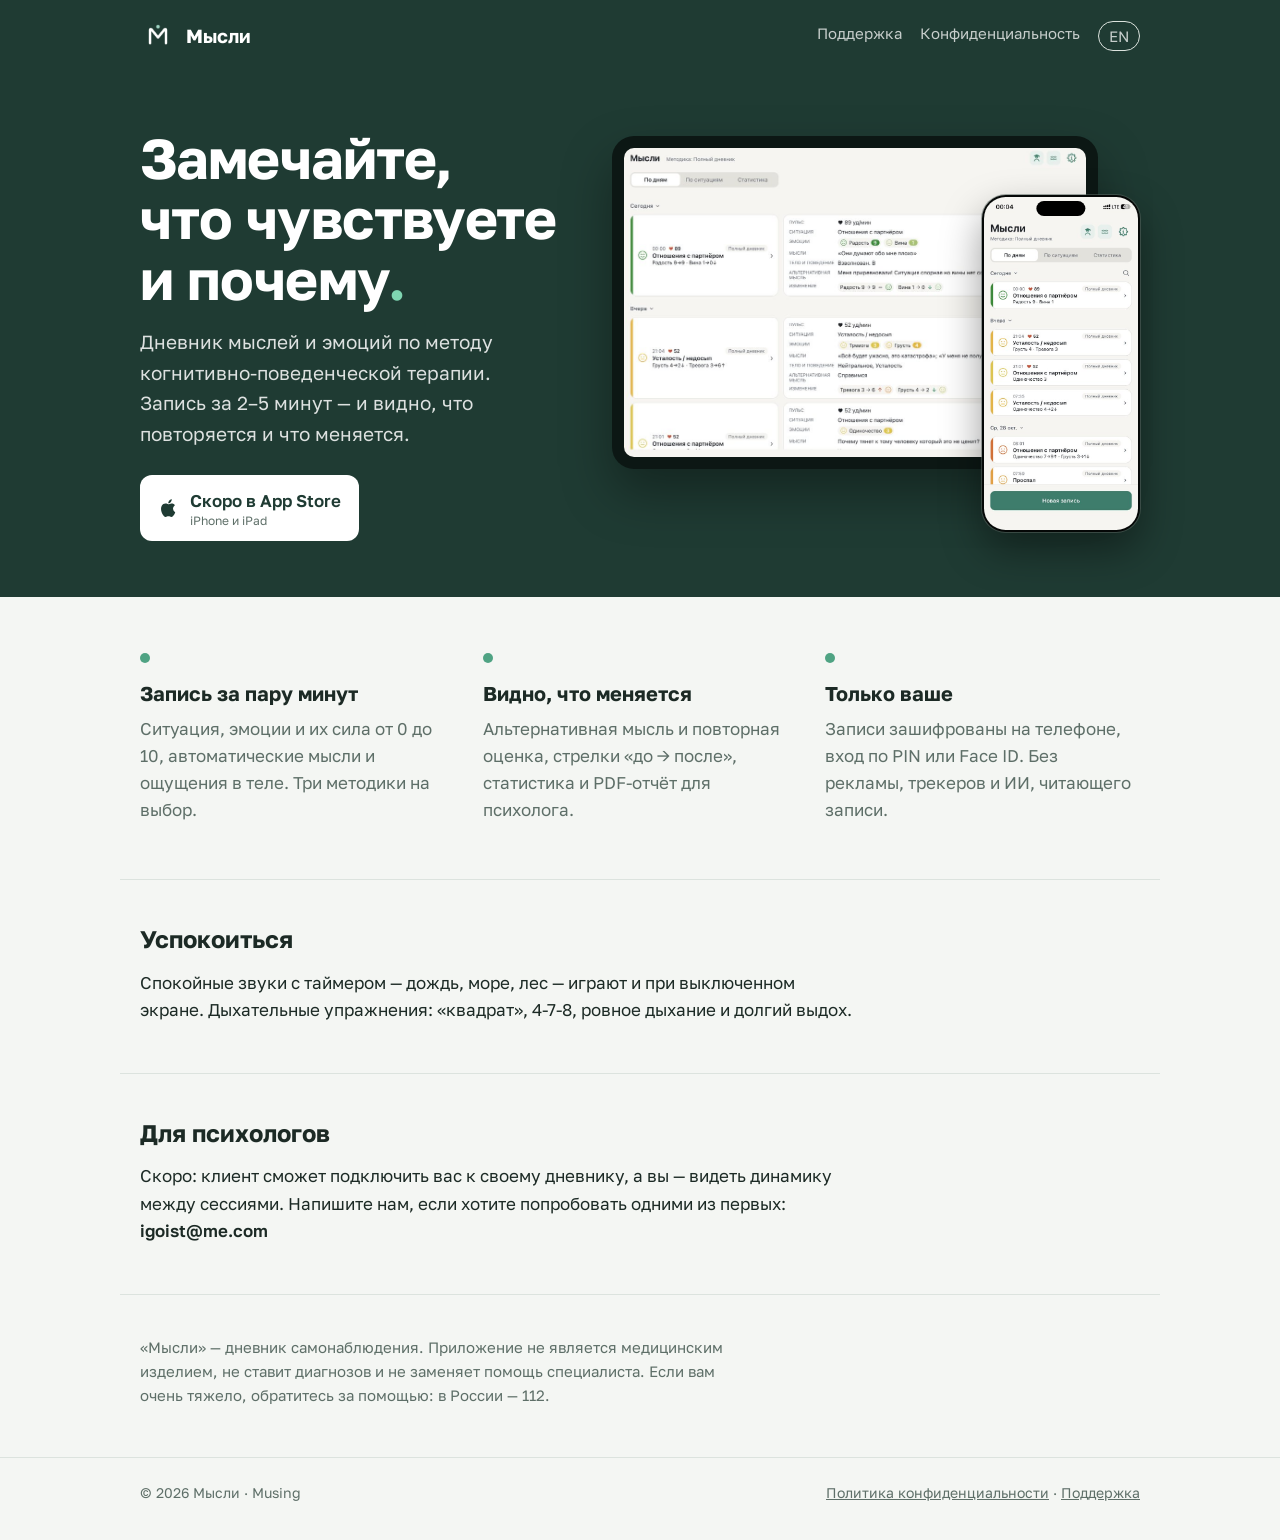
<file: index.html>
<!doctype html>
<html lang="ru">
<head>
<meta charset="utf-8">
<meta name="viewport" content="width=device-width, initial-scale=1, viewport-fit=cover">
<title>Мысли — дневник эмоций по методу КПТ</title>
<meta name="description" content="Записывайте ситуации, мысли и эмоции за 2–5 минут. Видно, что повторяется и что меняется. Записи зашифрованы, без рекламы.">
<meta property="og:title" content="Мысли — дневник эмоций">
<meta property="og:description" content="Дневник самонаблюдения по методу когнитивно-поведенческой терапии. Зашифровано, без рекламы.">
<meta property="og:image" content="https://musingapp.com/img/icon.png">
<link rel="icon" href="/favicon.png">
<link rel="apple-touch-icon" href="/apple-touch-icon.png">
<link rel="alternate" hreflang="en" href="https://musingapp.com/en/">
<link rel="stylesheet" href="https://fonts.googleapis.com/css2?family=Golos+Text:wght@400;500;600;700&display=swap">
<link rel="stylesheet" href="/style.css">
</head>
<body>
<header class="hero">
  <div class="wrap top">
    <a class="logo" href="/"><img src="/img/icon.png" alt=""> Мысли</a>
    <nav><a href="/support/">Поддержка</a><a class="hide-s" href="/privacy/">Конфиденциальность</a><a class="lang" href="/en/" hreflang="en">EN</a></nav>
  </div>
  <div class="wrap hero-main">
    <div>
      <h1>Замечайте, что чувствуете и почему<span class="dot">.</span></h1>
      <p>Дневник мыслей и эмоций по методу когнитивно-поведенческой терапии. Запись за 2–5 минут — и видно, что повторяется и что меняется.</p>
      <span class="badge" aria-label="Скоро в App Store">
        <svg width="22" height="22" viewBox="0 0 24 24" fill="currentColor" aria-hidden="true"><path d="M16.4 12.6c0-2.4 2-3.6 2.1-3.7-1.1-1.7-2.9-1.9-3.5-1.9-1.5-.2-2.9.9-3.7.9-.8 0-1.9-.9-3.2-.8-1.6 0-3.1 1-4 2.4-1.7 3-.4 7.4 1.2 9.8.8 1.2 1.8 2.5 3 2.4 1.2 0 1.7-.8 3.1-.8 1.5 0 1.9.8 3.2.8 1.3 0 2.1-1.2 2.9-2.4.9-1.4 1.3-2.7 1.3-2.8 0 0-2.4-1-2.4-3.9zM14 5.5c.7-.8 1.1-1.9 1-3-1 0-2.1.7-2.8 1.5-.6.7-1.2 1.8-1 2.9 1.1.1 2.1-.6 2.8-1.4z"/></svg>
        <span>Скоро в App Store<small>iPhone и iPad</small></span>
      </span>
    </div>
    <div class="devices">
      <div class="ipad"><img src="/img/ipad.jpg" alt="Мысли на iPad: записи по дням с подробностями" width="1000" height="669"></div>
      <div class="iphone"><div class="screen"><img src="/img/iphone-home.jpg" alt="Мысли на iPhone: главный экран" width="480" height="1039"><span class="island"></span></div></div>
    </div>
  </div>
</header>

<main>
  <div class="wrap features">
    <div><div class="mark"></div><h2>Запись за пару минут</h2><p>Ситуация, эмоции и их сила от 0 до 10, автоматические мысли и ощущения в теле. Три методики на выбор.</p></div>
    <div><div class="mark"></div><h2>Видно, что меняется</h2><p>Альтернативная мысль и повторная оценка, стрелки «до → после», статистика и PDF-отчёт для психолога.</p></div>
    <div><div class="mark"></div><h2>Только ваше</h2><p>Записи зашифрованы на телефоне, вход по PIN или Face ID. Без рекламы, трекеров и ИИ, читающего записи.</p></div>
  </div>

  <div class="wrap band">
    <h2>Успокоиться</h2>
    <p>Спокойные звуки с таймером — дождь, море, лес — играют и при выключенном экране. Дыхательные упражнения: «квадрат», 4-7-8, ровное дыхание и долгий выдох.</p>
  </div>

  <div class="wrap band">
    <h2>Для психологов</h2>
    <p>Скоро: клиент сможет подключить вас к своему дневнику, а вы — видеть динамику между сессиями. Напишите нам, если хотите попробовать одними из первых: <span class="mail">igoist@me.com</span></p>
  </div>

  <div class="wrap band">
    <p class="note">«Мысли» — дневник самонаблюдения. Приложение не является медицинским изделием, не ставит диагнозов и не заменяет помощь специалиста. Если вам очень тяжело, обратитесь за помощью: в России — 112.</p>
  </div>
</main>

<footer>
  <div class="wrap">
    <span>© 2026 Мысли · Musing</span>
    <span><a href="/privacy/">Политика конфиденциальности</a> · <a href="/support/">Поддержка</a></span>
  </div>
</footer>
</body>
</html>
</file>
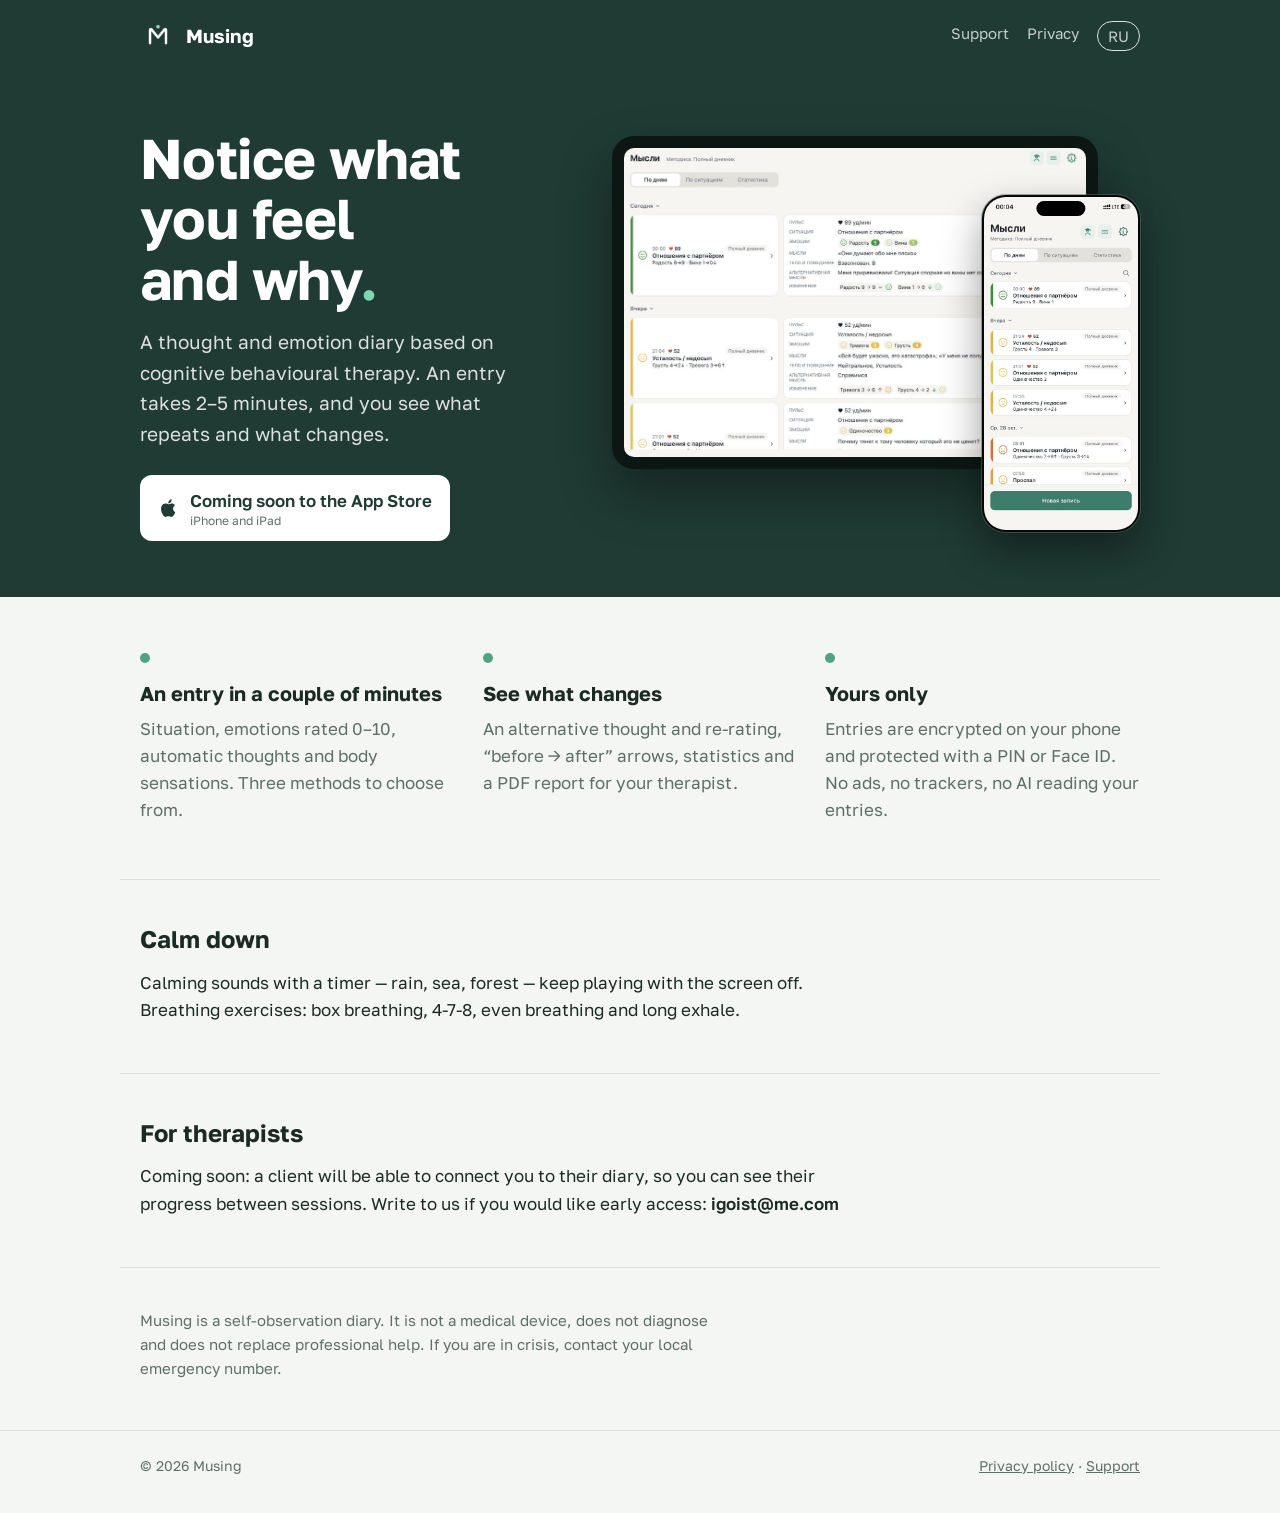
<file: en/index.html>
<!doctype html>
<html lang="en">
<head>
<meta charset="utf-8">
<meta name="viewport" content="width=device-width, initial-scale=1, viewport-fit=cover">
<title>Musing — CBT Thought Diary</title>
<meta name="description" content="Log situations, thoughts and feelings in 2–5 minutes. See what repeats and what changes. Encrypted, no ads.">
<meta property="og:title" content="Musing — CBT Thought Diary">
<meta property="og:description" content="A self-observation diary based on cognitive behavioural therapy. Encrypted, no ads.">
<meta property="og:image" content="https://musingapp.com/img/icon.png">
<link rel="icon" href="/favicon.png">
<link rel="apple-touch-icon" href="/apple-touch-icon.png">
<link rel="alternate" hreflang="ru" href="https://musingapp.com/">
<link rel="stylesheet" href="https://fonts.googleapis.com/css2?family=Golos+Text:wght@400;500;600;700&display=swap">
<link rel="stylesheet" href="/style.css">
</head>
<body>
<header class="hero">
  <div class="wrap top">
    <a class="logo" href="/"><img src="/img/icon.png" alt=""> Musing</a>
    <nav><a href="/support/#en">Support</a><a class="hide-s" href="/privacy/#en">Privacy</a><a class="lang" href="/" hreflang="ru">RU</a></nav>
  </div>
  <div class="wrap hero-main">
    <div>
      <h1>Notice what you feel and why<span class="dot">.</span></h1>
      <p>A thought and emotion diary based on cognitive behavioural therapy. An entry takes 2–5 minutes, and you see what repeats and what changes.</p>
      <span class="badge" aria-label="Coming soon to the App Store">
        <svg width="22" height="22" viewBox="0 0 24 24" fill="currentColor" aria-hidden="true"><path d="M16.4 12.6c0-2.4 2-3.6 2.1-3.7-1.1-1.7-2.9-1.9-3.5-1.9-1.5-.2-2.9.9-3.7.9-.8 0-1.9-.9-3.2-.8-1.6 0-3.1 1-4 2.4-1.7 3-.4 7.4 1.2 9.8.8 1.2 1.8 2.5 3 2.4 1.2 0 1.7-.8 3.1-.8 1.5 0 1.9.8 3.2.8 1.3 0 2.1-1.2 2.9-2.4.9-1.4 1.3-2.7 1.3-2.8 0 0-2.4-1-2.4-3.9zM14 5.5c.7-.8 1.1-1.9 1-3-1 0-2.1.7-2.8 1.5-.6.7-1.2 1.8-1 2.9 1.1.1 2.1-.6 2.8-1.4z"/></svg>
        <span>Coming soon to the App Store<small>iPhone and iPad</small></span>
      </span>
    </div>
    <div class="devices">
      <div class="ipad"><img src="/img/ipad.jpg" alt="Musing on iPad: entries by day with details" width="1000" height="669"></div>
      <div class="iphone"><div class="screen"><img src="/img/iphone-home.jpg" alt="Musing on iPhone: home screen" width="480" height="1039"><span class="island"></span></div></div>
    </div>
  </div>
</header>

<main>
  <div class="wrap features">
    <div><div class="mark"></div><h2>An entry in a couple of minutes</h2><p>Situation, emotions rated 0–10, automatic thoughts and body sensations. Three methods to choose from.</p></div>
    <div><div class="mark"></div><h2>See what changes</h2><p>An alternative thought and re-rating, “before → after” arrows, statistics and a PDF report for your therapist.</p></div>
    <div><div class="mark"></div><h2>Yours only</h2><p>Entries are encrypted on your phone and protected with a PIN or Face ID. No ads, no trackers, no AI reading your entries.</p></div>
  </div>

  <div class="wrap band">
    <h2>Calm down</h2>
    <p>Calming sounds with a timer — rain, sea, forest — keep playing with the screen off. Breathing exercises: box breathing, 4-7-8, even breathing and long exhale.</p>
  </div>

  <div class="wrap band">
    <h2>For therapists</h2>
    <p>Coming soon: a client will be able to connect you to their diary, so you can see their progress between sessions. Write to us if you would like early access: <span class="mail">igoist@me.com</span></p>
  </div>

  <div class="wrap band">
    <p class="note">Musing is a self-observation diary. It is not a medical device, does not diagnose and does not replace professional help. If you are in crisis, contact your local emergency number.</p>
  </div>
</main>

<footer>
  <div class="wrap">
    <span>© 2026 Musing</span>
    <span><a href="/privacy/#en">Privacy policy</a> · <a href="/support/#en">Support</a></span>
  </div>
</footer>
</body>
</html>
</file>
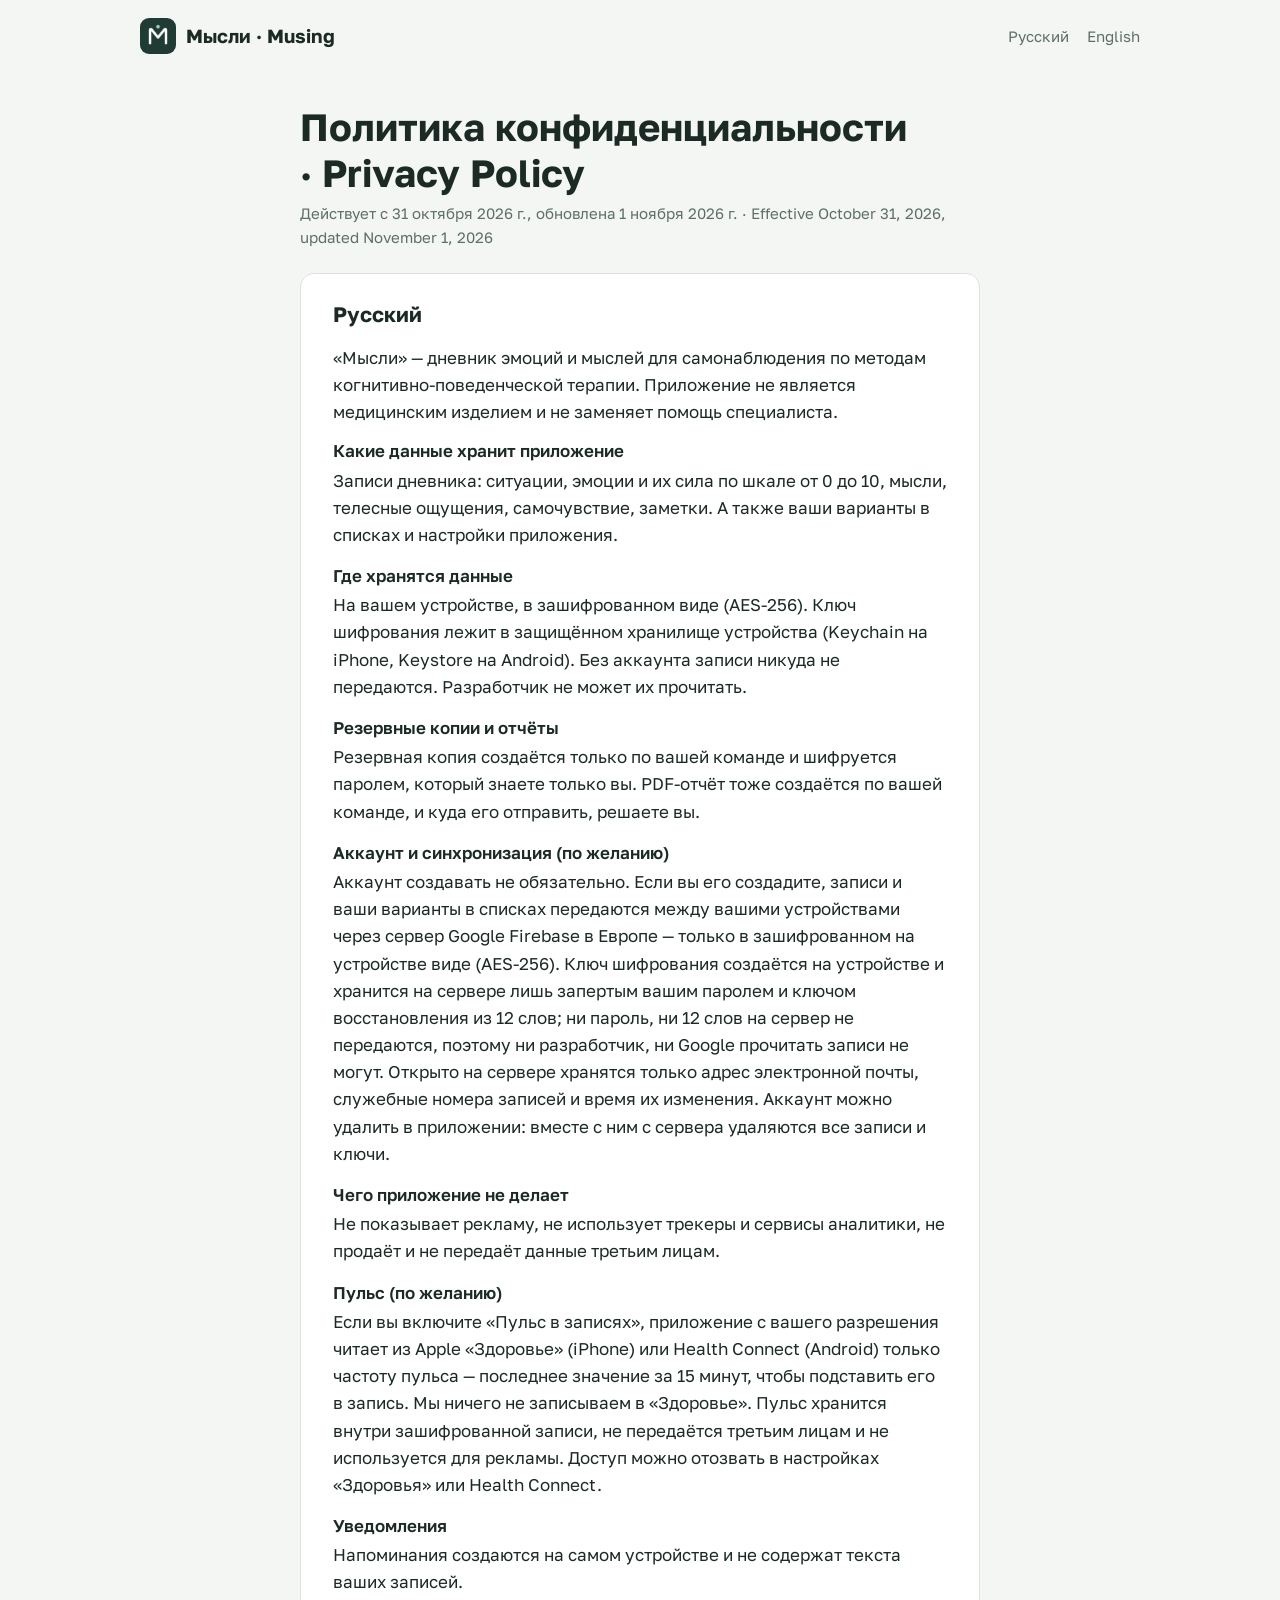
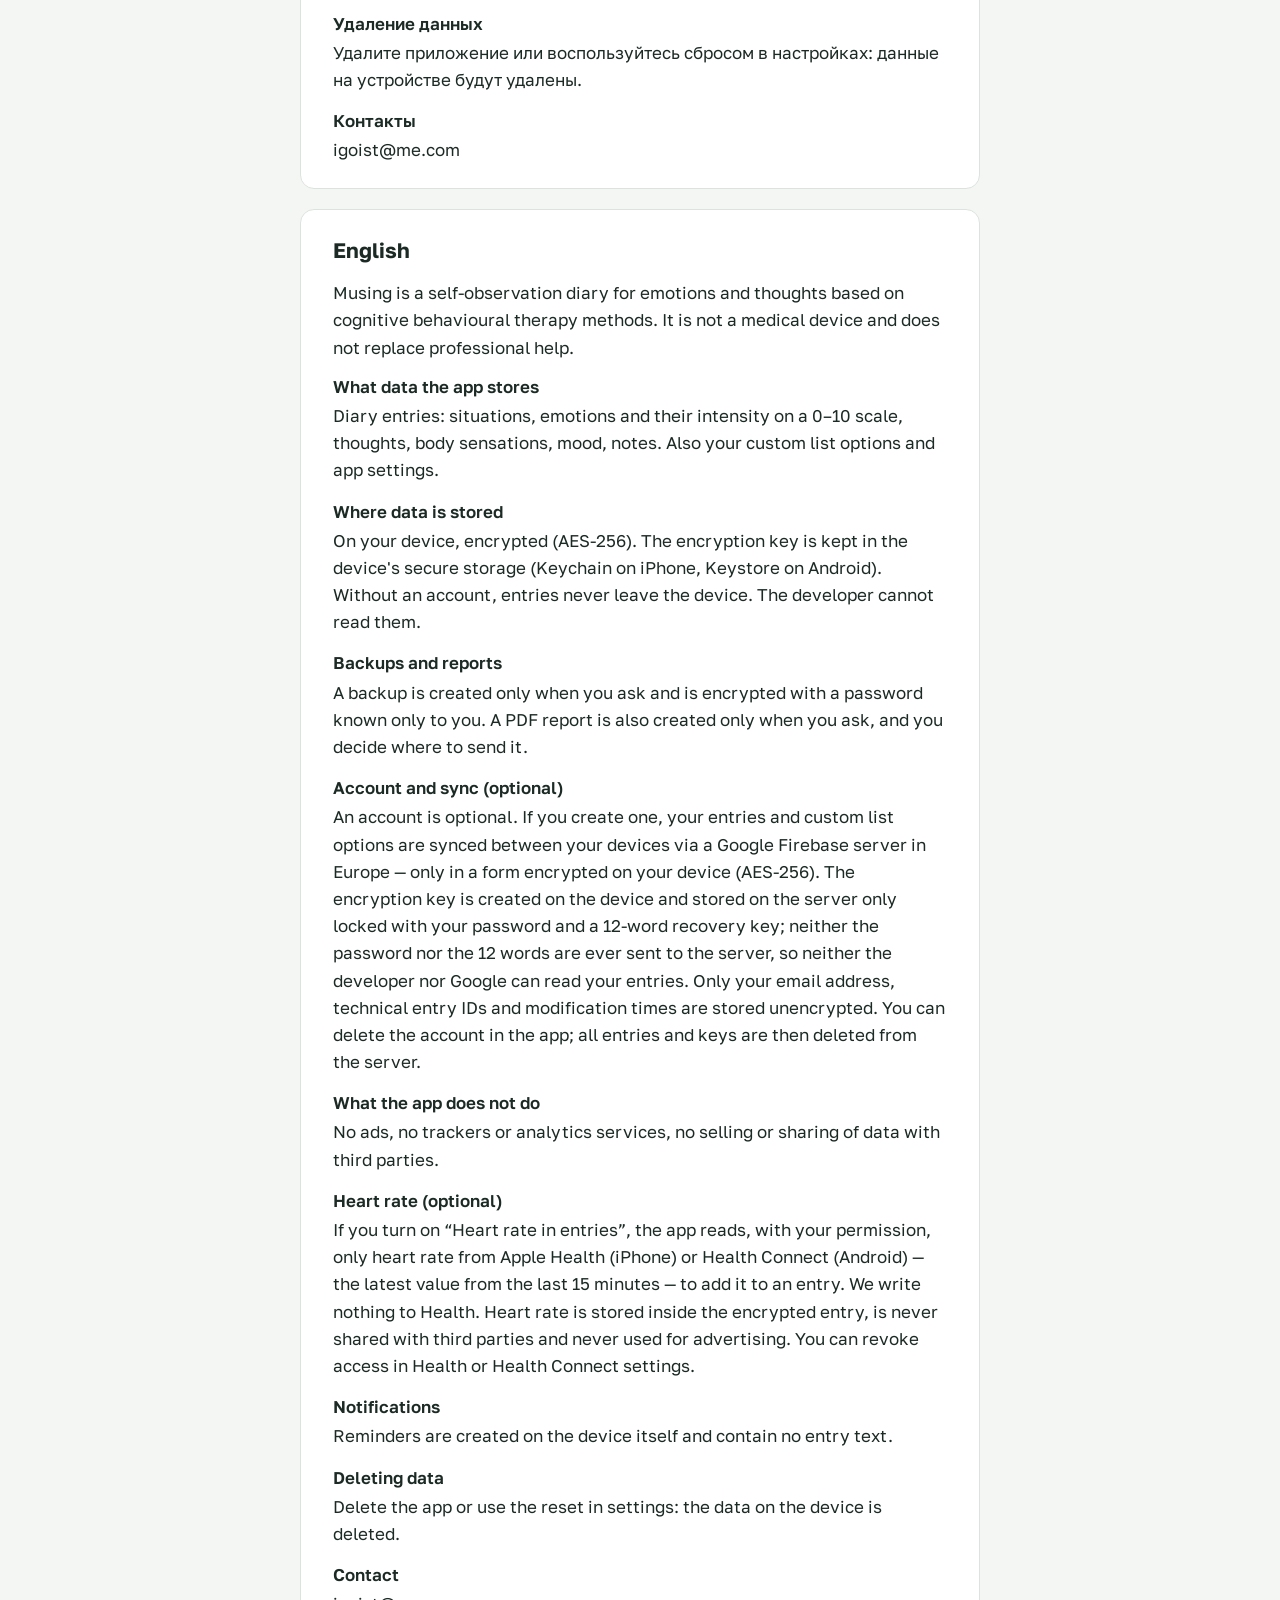
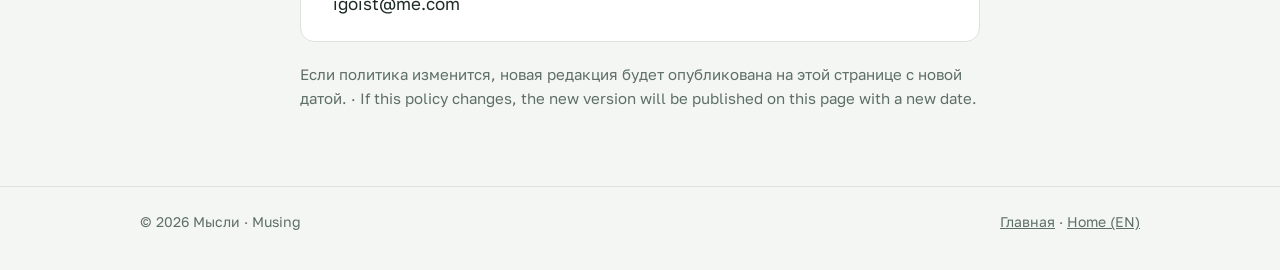
<file: privacy/index.html>
<!doctype html>
<html lang="ru">
<head>
<meta charset="utf-8">
<meta name="viewport" content="width=device-width, initial-scale=1, viewport-fit=cover">
<title>Политика конфиденциальности · Privacy Policy — Мысли / Musing</title>
<link rel="icon" href="/favicon.png">
<link rel="stylesheet" href="https://fonts.googleapis.com/css2?family=Golos+Text:wght@400;500;600;700&display=swap">
<link rel="stylesheet" href="/style.css">
</head>
<body>
<div class="wrap top">
  <a class="logo" href="/"><img src="/img/icon.png" alt=""> Мысли · Musing</a>
  <nav><a href="#ru">Русский</a><a href="#en">English</a></nav>
</div>
<main class="doc">
<h1>Политика конфиденциальности · Privacy Policy</h1>
<p class="date">Действует с 31 октября 2026 г., обновлена 1 ноября 2026 г. · Effective October 31, 2026, updated November 1, 2026</p>
<section id="ru" lang="ru">
    <h2>Русский</h2>
    <p>«Мысли» — дневник эмоций и мыслей для самонаблюдения по методам когнитивно-поведенческой терапии. Приложение не является медицинским изделием и не заменяет помощь специалиста.</p>
    <dl>
      <div><dt>Какие данные хранит приложение</dt><dd>Записи дневника: ситуации, эмоции и их сила по шкале от 0 до 10, мысли, телесные ощущения, самочувствие, заметки. А также ваши варианты в списках и настройки приложения.</dd></div>
      <div><dt>Где хранятся данные</dt><dd>На вашем устройстве, в зашифрованном виде (AES-256). Ключ шифрования лежит в защищённом хранилище устройства (Keychain на iPhone, Keystore на Android). Без аккаунта записи никуда не передаются. Разработчик не может их прочитать.</dd></div>
      <div><dt>Резервные копии и отчёты</dt><dd>Резервная копия создаётся только по вашей команде и шифруется паролем, который знаете только вы. PDF-отчёт тоже создаётся по вашей команде, и куда его отправить, решаете вы.</dd></div>
      <div><dt>Аккаунт и синхронизация (по желанию)</dt><dd>Аккаунт создавать не обязательно. Если вы его создадите, записи и ваши варианты в списках передаются между вашими устройствами через сервер Google Firebase в Европе — только в зашифрованном на устройстве виде (AES-256). Ключ шифрования создаётся на устройстве и хранится на сервере лишь запертым вашим паролем и ключом восстановления из 12 слов; ни пароль, ни 12 слов на сервер не передаются, поэтому ни разработчик, ни Google прочитать записи не могут. Открыто на сервере хранятся только адрес электронной почты, служебные номера записей и время их изменения. Аккаунт можно удалить в приложении: вместе с ним с сервера удаляются все записи и ключи.</dd></div>
      <div><dt>Чего приложение не делает</dt><dd>Не показывает рекламу, не использует трекеры и сервисы аналитики, не продаёт и не передаёт данные третьим лицам.</dd></div>
      <div><dt>Пульс (по желанию)</dt><dd>Если вы включите «Пульс в записях», приложение с вашего разрешения читает из Apple «Здоровье» (iPhone) или Health Connect (Android) только частоту пульса — последнее значение за 15 минут, чтобы подставить его в запись. Мы ничего не записываем в «Здоровье». Пульс хранится внутри зашифрованной записи, не передаётся третьим лицам и не используется для рекламы. Доступ можно отозвать в настройках «Здоровья» или Health Connect.</dd></div>
      <div><dt>Уведомления</dt><dd>Напоминания создаются на самом устройстве и не содержат текста ваших записей.</dd></div>
      <div><dt>Удаление данных</dt><dd>Удалите приложение или воспользуйтесь сбросом в настройках: данные на устройстве будут удалены.</dd></div>
      <div><dt>Контакты</dt><dd class="contact">igoist@me.com</dd></div>
    </dl>
  </section>
<section id="en" lang="en">
    <h2>English</h2>
    <p>Musing is a self-observation diary for emotions and thoughts based on cognitive behavioural therapy methods. It is not a medical device and does not replace professional help.</p>
    <dl>
      <div><dt>What data the app stores</dt><dd>Diary entries: situations, emotions and their intensity on a 0–10 scale, thoughts, body sensations, mood, notes. Also your custom list options and app settings.</dd></div>
      <div><dt>Where data is stored</dt><dd>On your device, encrypted (AES-256). The encryption key is kept in the device's secure storage (Keychain on iPhone, Keystore on Android). Without an account, entries never leave the device. The developer cannot read them.</dd></div>
      <div><dt>Backups and reports</dt><dd>A backup is created only when you ask and is encrypted with a password known only to you. A PDF report is also created only when you ask, and you decide where to send it.</dd></div>
      <div><dt>Account and sync (optional)</dt><dd>An account is optional. If you create one, your entries and custom list options are synced between your devices via a Google Firebase server in Europe — only in a form encrypted on your device (AES-256). The encryption key is created on the device and stored on the server only locked with your password and a 12-word recovery key; neither the password nor the 12 words are ever sent to the server, so neither the developer nor Google can read your entries. Only your email address, technical entry IDs and modification times are stored unencrypted. You can delete the account in the app; all entries and keys are then deleted from the server.</dd></div>
      <div><dt>What the app does not do</dt><dd>No ads, no trackers or analytics services, no selling or sharing of data with third parties.</dd></div>
      <div><dt>Heart rate (optional)</dt><dd>If you turn on “Heart rate in entries”, the app reads, with your permission, only heart rate from Apple Health (iPhone) or Health Connect (Android) — the latest value from the last 15 minutes — to add it to an entry. We write nothing to Health. Heart rate is stored inside the encrypted entry, is never shared with third parties and never used for advertising. You can revoke access in Health or Health Connect settings.</dd></div>
      <div><dt>Notifications</dt><dd>Reminders are created on the device itself and contain no entry text.</dd></div>
      <div><dt>Deleting data</dt><dd>Delete the app or use the reset in settings: the data on the device is deleted.</dd></div>
      <div><dt>Contact</dt><dd class="contact">igoist@me.com</dd></div>
    </dl>
  </section>
<p class="note">Если политика изменится, новая редакция будет опубликована на этой странице с новой датой. · If this policy changes, the new version will be published on this page with a new date.</p>
</main>
<footer><div class="wrap"><span>© 2026 Мысли · Musing</span><span><a href="/">Главная</a> · <a href="/en/">Home (EN)</a></span></div></footer>
</body>
</html>
</file>
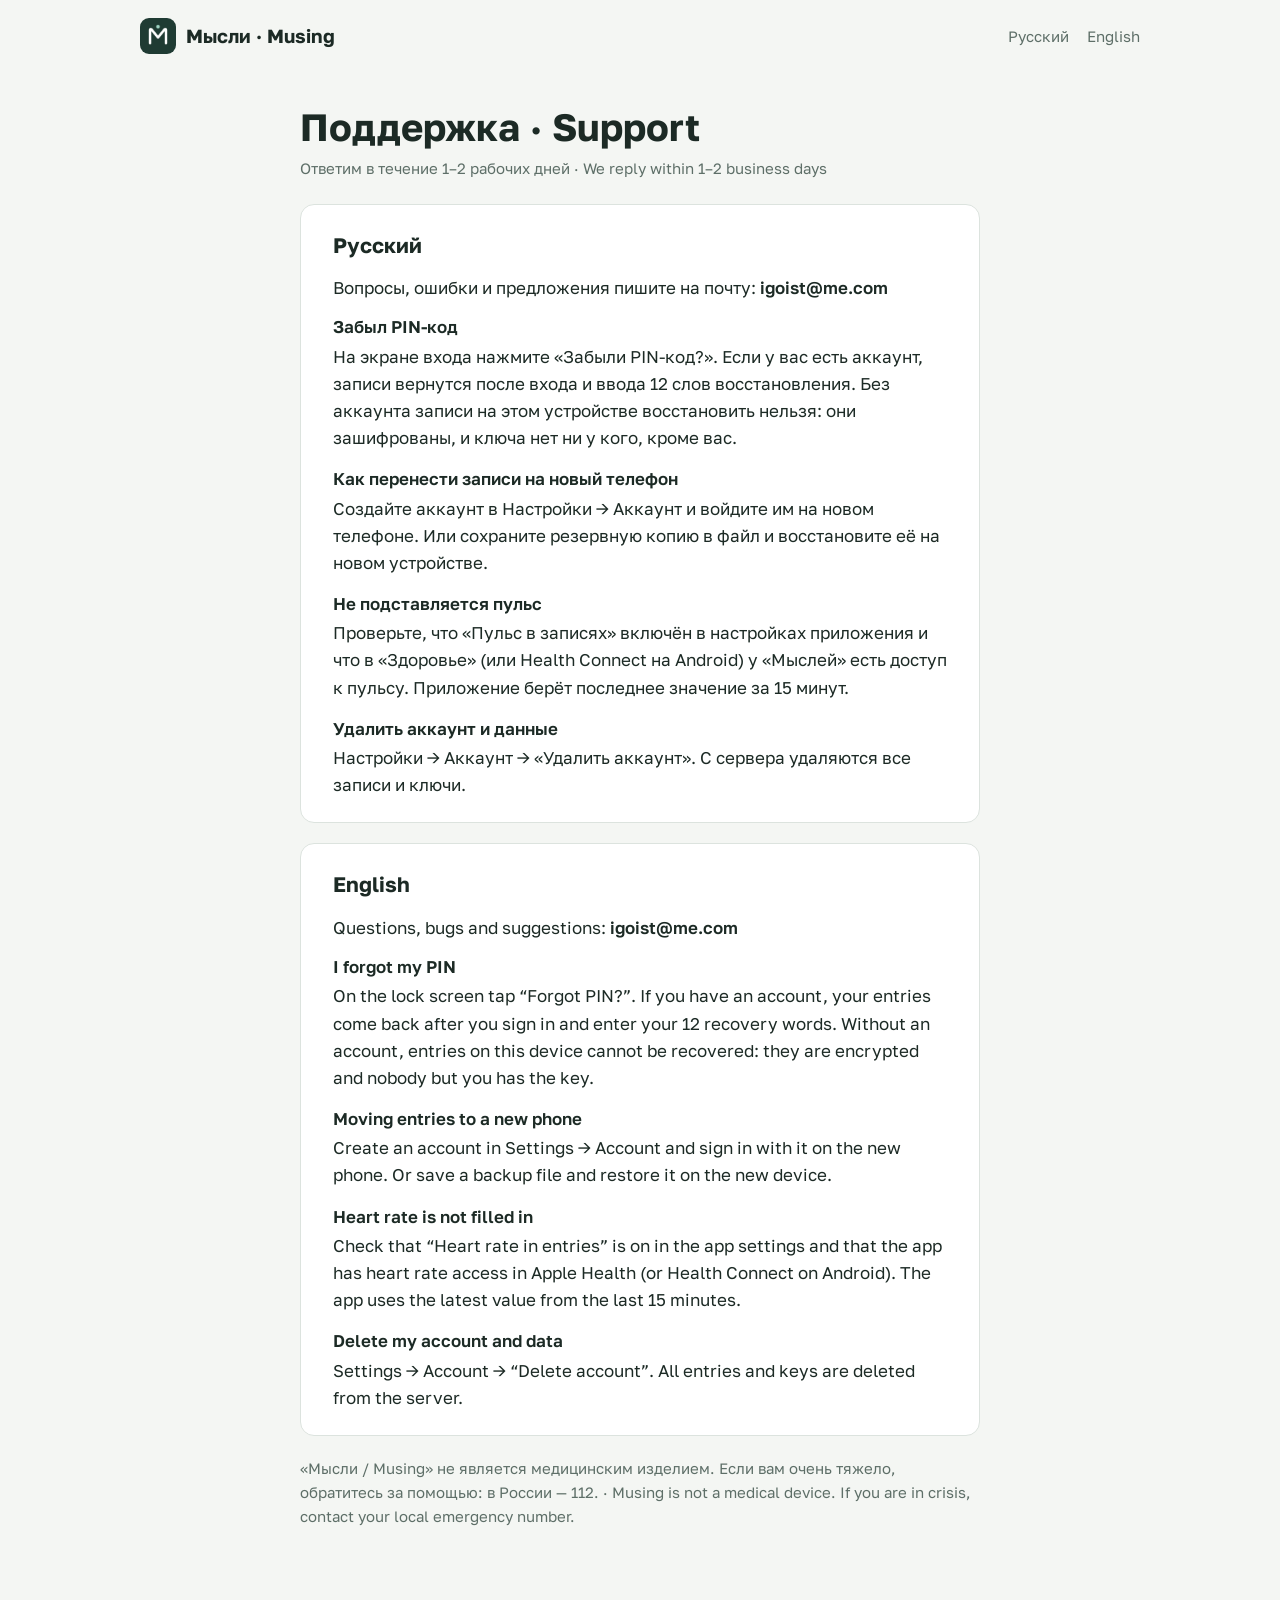
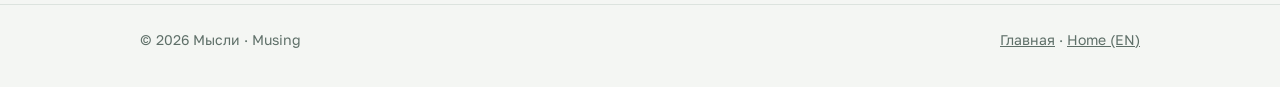
<file: support/index.html>
<!doctype html>
<html lang="ru">
<head>
<meta charset="utf-8">
<meta name="viewport" content="width=device-width, initial-scale=1, viewport-fit=cover">
<title>Поддержка · Support — Мысли / Musing</title>
<link rel="icon" href="/favicon.png">
<link rel="stylesheet" href="https://fonts.googleapis.com/css2?family=Golos+Text:wght@400;500;600;700&display=swap">
<link rel="stylesheet" href="/style.css">
</head>
<body>
<div class="wrap top">
  <a class="logo" href="/"><img src="/img/icon.png" alt=""> Мысли · Musing</a>
  <nav><a href="#ru">Русский</a><a href="#en">English</a></nav>
</div>
<main class="doc">
<h1>Поддержка · Support</h1>
<p class="date">Ответим в течение 1–2 рабочих дней · We reply within 1–2 business days</p>
<section id="ru" lang="ru">
  <h2>Русский</h2>
  <p>Вопросы, ошибки и предложения пишите на почту: <span class="mail">igoist@me.com</span></p>
  <dl>
    <div><dt>Забыл PIN-код</dt><dd>На экране входа нажмите «Забыли PIN-код?». Если у вас есть аккаунт, записи вернутся после входа и ввода 12 слов восстановления. Без аккаунта записи на этом устройстве восстановить нельзя: они зашифрованы, и ключа нет ни у кого, кроме вас.</dd></div>
    <div><dt>Как перенести записи на новый телефон</dt><dd>Создайте аккаунт в Настройки → Аккаунт и войдите им на новом телефоне. Или сохраните резервную копию в файл и восстановите её на новом устройстве.</dd></div>
    <div><dt>Не подставляется пульс</dt><dd>Проверьте, что «Пульс в записях» включён в настройках приложения и что в «Здоровье» (или Health Connect на Android) у «Мыслей» есть доступ к пульсу. Приложение берёт последнее значение за 15 минут.</dd></div>
    <div><dt>Удалить аккаунт и данные</dt><dd>Настройки → Аккаунт → «Удалить аккаунт». С сервера удаляются все записи и ключи.</dd></div>
  </dl>
</section>
<section id="en" lang="en">
  <h2>English</h2>
  <p>Questions, bugs and suggestions: <span class="mail">igoist@me.com</span></p>
  <dl>
    <div><dt>I forgot my PIN</dt><dd>On the lock screen tap “Forgot PIN?”. If you have an account, your entries come back after you sign in and enter your 12 recovery words. Without an account, entries on this device cannot be recovered: they are encrypted and nobody but you has the key.</dd></div>
    <div><dt>Moving entries to a new phone</dt><dd>Create an account in Settings → Account and sign in with it on the new phone. Or save a backup file and restore it on the new device.</dd></div>
    <div><dt>Heart rate is not filled in</dt><dd>Check that “Heart rate in entries” is on in the app settings and that the app has heart rate access in Apple Health (or Health Connect on Android). The app uses the latest value from the last 15 minutes.</dd></div>
    <div><dt>Delete my account and data</dt><dd>Settings → Account → “Delete account”. All entries and keys are deleted from the server.</dd></div>
  </dl>
</section>
<p class="note">«Мысли / Musing» не является медицинским изделием. Если вам очень тяжело, обратитесь за помощью: в России — 112. · Musing is not a medical device. If you are in crisis, contact your local emergency number.</p>
</main>
<footer><div class="wrap"><span>© 2026 Мысли · Musing</span><span><a href="/">Главная</a> · <a href="/en/">Home (EN)</a></span></div></footer>
</body>
</html>
</file>
<file: style.css>
/* Musing / Мысли — общий стиль сайта.
   Цвета как у иконки: глубокий зелёный и мятная «точка мысли». */
:root {
  --bg: #F4F6F3;
  --paper: #FFFFFF;
  --fg: #1C2A25;
  --muted: #5E6F68;
  --line: #DCE3DE;
  --brand: #1F3B33;
  --mint: #4FA383;
  --on-brand: #FFFFFF;
  --font: "Golos Text", -apple-system, "Segoe UI", Roboto, Arial, sans-serif;
  color-scheme: light;
}
@media (prefers-color-scheme: dark) {
  :root {
    --bg: #101815; --paper: #17221E; --fg: #E6EEEA; --muted: #9CB0A7; --line: #26352F;
    --brand: #17302A; --mint: #7FD6B2; --on-brand: #E6EEEA;
    color-scheme: dark;
  }
}
* { box-sizing: border-box; }
html { -webkit-text-size-adjust: 100%; }
body {
  margin: 0; background: var(--bg); color: var(--fg);
  font-family: var(--font); font-size: 17px; line-height: 1.6;
}
a { color: var(--mint); }
a:focus-visible, button:focus-visible { outline: 3px solid var(--mint); outline-offset: 2px; border-radius: 4px; }
.wrap {
  max-width: 1040px; margin: 0 auto;
  padding-left: max(20px, env(safe-area-inset-left, 0px));
  padding-right: max(20px, env(safe-area-inset-right, 0px));
}
.top { display: flex; align-items: center; justify-content: space-between; gap: 16px; padding-block: 18px; }
.logo { display: flex; align-items: center; gap: 10px; color: inherit; text-decoration: none; font-weight: 700; font-size: 19px; }
.logo img { width: 36px; height: 36px; border-radius: 9px; }
.top nav { display: flex; gap: 18px; font-size: 15px; flex-wrap: wrap; }
.top nav a { color: var(--muted); text-decoration: none; }
.top nav a:hover { color: var(--fg); }
.lang { border: 1px solid var(--line); border-radius: 999px; padding: 2px 10px; }

/* Главная */
.hero { background: var(--brand); color: var(--on-brand); }
.hero-main { display: grid; grid-template-columns: .9fr 1.1fr; gap: 40px; align-items: center; padding-block: 56px; }
.hero .top a, .hero .top .logo { color: var(--on-brand); }
.hero .top nav a { color: color-mix(in srgb, var(--on-brand) 75%, transparent); }
.hero h1 { font-size: clamp(34px, 6vw, 56px); line-height: 1.08; margin: 0 0 18px; letter-spacing: -.01em; text-wrap: balance; }
.hero h1 .dot { color: #7FD6B2; }
.hero p { font-size: 19px; margin: 0 0 26px; max-width: 34ch; color: color-mix(in srgb, var(--on-brand) 85%, transparent); }
.badge { display: inline-flex; align-items: center; gap: 10px; background: #FFFFFF; color: #1F3B33; border-radius: 12px; padding: 12px 18px; font-weight: 600; text-decoration: none; }
.badge small { display: block; font-weight: 400; font-size: 12px; color: #5E6F68; line-height: 1.2; }
.shots { display: flex; gap: 14px; justify-content: center; }
.shots img { width: 46%; max-width: 240px; height: auto; border-radius: 22px; border: 6px solid #0F201B; box-shadow: 0 18px 40px rgba(0,0,0,.28); }
.shots img:nth-child(2) { margin-top: 48px; }

.features { padding-block: 56px; display: grid; grid-template-columns: repeat(3, 1fr); gap: 28px; }
.features h2 { font-size: 20px; margin: 0 0 6px; }
.features p { margin: 0; color: var(--muted); }
.features .mark { width: 10px; height: 10px; border-radius: 50%; background: var(--mint); margin-bottom: 14px; }

.band { border-top: 1px solid var(--line); padding-block: 40px; }
.band h2 { font-size: 24px; margin: 0 0 10px; }
.band p { margin: 0 0 10px; max-width: 65ch; }

footer { border-top: 1px solid var(--line); color: var(--muted); font-size: 14px; }
footer .wrap { display: flex; flex-wrap: wrap; gap: 8px 22px; justify-content: space-between; padding-block: 24px 36px; }
footer a { color: var(--muted); }

/* Устройства на главной: iPad сзади, iPhone спереди справа */
.devices { position: relative; padding-bottom: 12%; container-type: inline-size; }
.ipad { background: #0C1714; border-radius: 22px; padding: 12px; box-shadow: 0 24px 50px rgba(0,0,0,.35); width: 92%; }
.ipad img { display: block; width: 100%; height: auto; border-radius: 10px; }
/* Телефон по пропорциям экрана 393×852: рамка ~1.3% ширины, скругление экрана ~14% ширины,
   «островок» камеры 32% ширины экрана, с полоской экрана над ним */
/* Скругления концентрические: внешний радиус = внутренний + толщина рамки.
   Размеры в cqw — долях ширины блока с устройствами, поэтому пропорции не плывут на любом экране.
   Телефон 30cqw, рамка 0.42cqw, экран ≈ 29.2cqw, радиус экрана ≈ 14% его ширины. */
.iphone { --bezel: 0.42cqw; --r: 4.1cqw; position: absolute; right: 0; bottom: 0; width: 30cqw; background: #050807;
  padding: var(--bezel); border-radius: calc(var(--r) + var(--bezel));
  box-shadow: 0 0 0 1px #58656088, 0 18px 40px rgba(0,0,0,.4); }
.iphone .screen { position: relative; border-radius: var(--r); overflow: hidden; }
.iphone img { display: block; width: 100%; height: auto; }
.iphone .island { position: absolute; top: 1.35%; left: 50%; transform: translateX(-50%); width: 32%; height: 4.3%; border-radius: 999px; background: #000; }

/* Текстовые страницы */
.doc { max-width: 720px; margin: 0 auto; padding-block: 24px 64px;
  padding-left: max(20px, env(safe-area-inset-left, 0px)); padding-right: max(20px, env(safe-area-inset-right, 0px)); }
.doc h1 { font-size: clamp(28px, 5vw, 38px); line-height: 1.2; margin: 8px 0 6px; text-wrap: balance; }
.doc .date { color: var(--muted); font-size: 15px; margin: 0 0 24px; }
.doc section { background: var(--paper); border: 1px solid var(--line); border-radius: 14px; padding: 24px clamp(18px, 4vw, 32px); margin-bottom: 20px; }
.doc h2 { font-size: 21px; margin: 0 0 12px; }
.doc dl { margin: 0; display: grid; gap: 14px; }
.doc dt { font-weight: 600; }
.doc dd { margin: 2px 0 0; }
.doc p { margin: 0 0 12px; }
.mail { font-weight: 600; user-select: all; }
.note { color: var(--muted); font-size: 15px; }

@media (max-width: 520px) {
  .top nav a.hide-s { display: none; }
}
@media (max-width: 760px) {
  .hero-main { grid-template-columns: 1fr; padding-block: 32px 44px; gap: 32px; }
  .features { grid-template-columns: 1fr; gap: 22px; padding-block: 40px; }
  .top nav { gap: 12px; }
}
</file>
